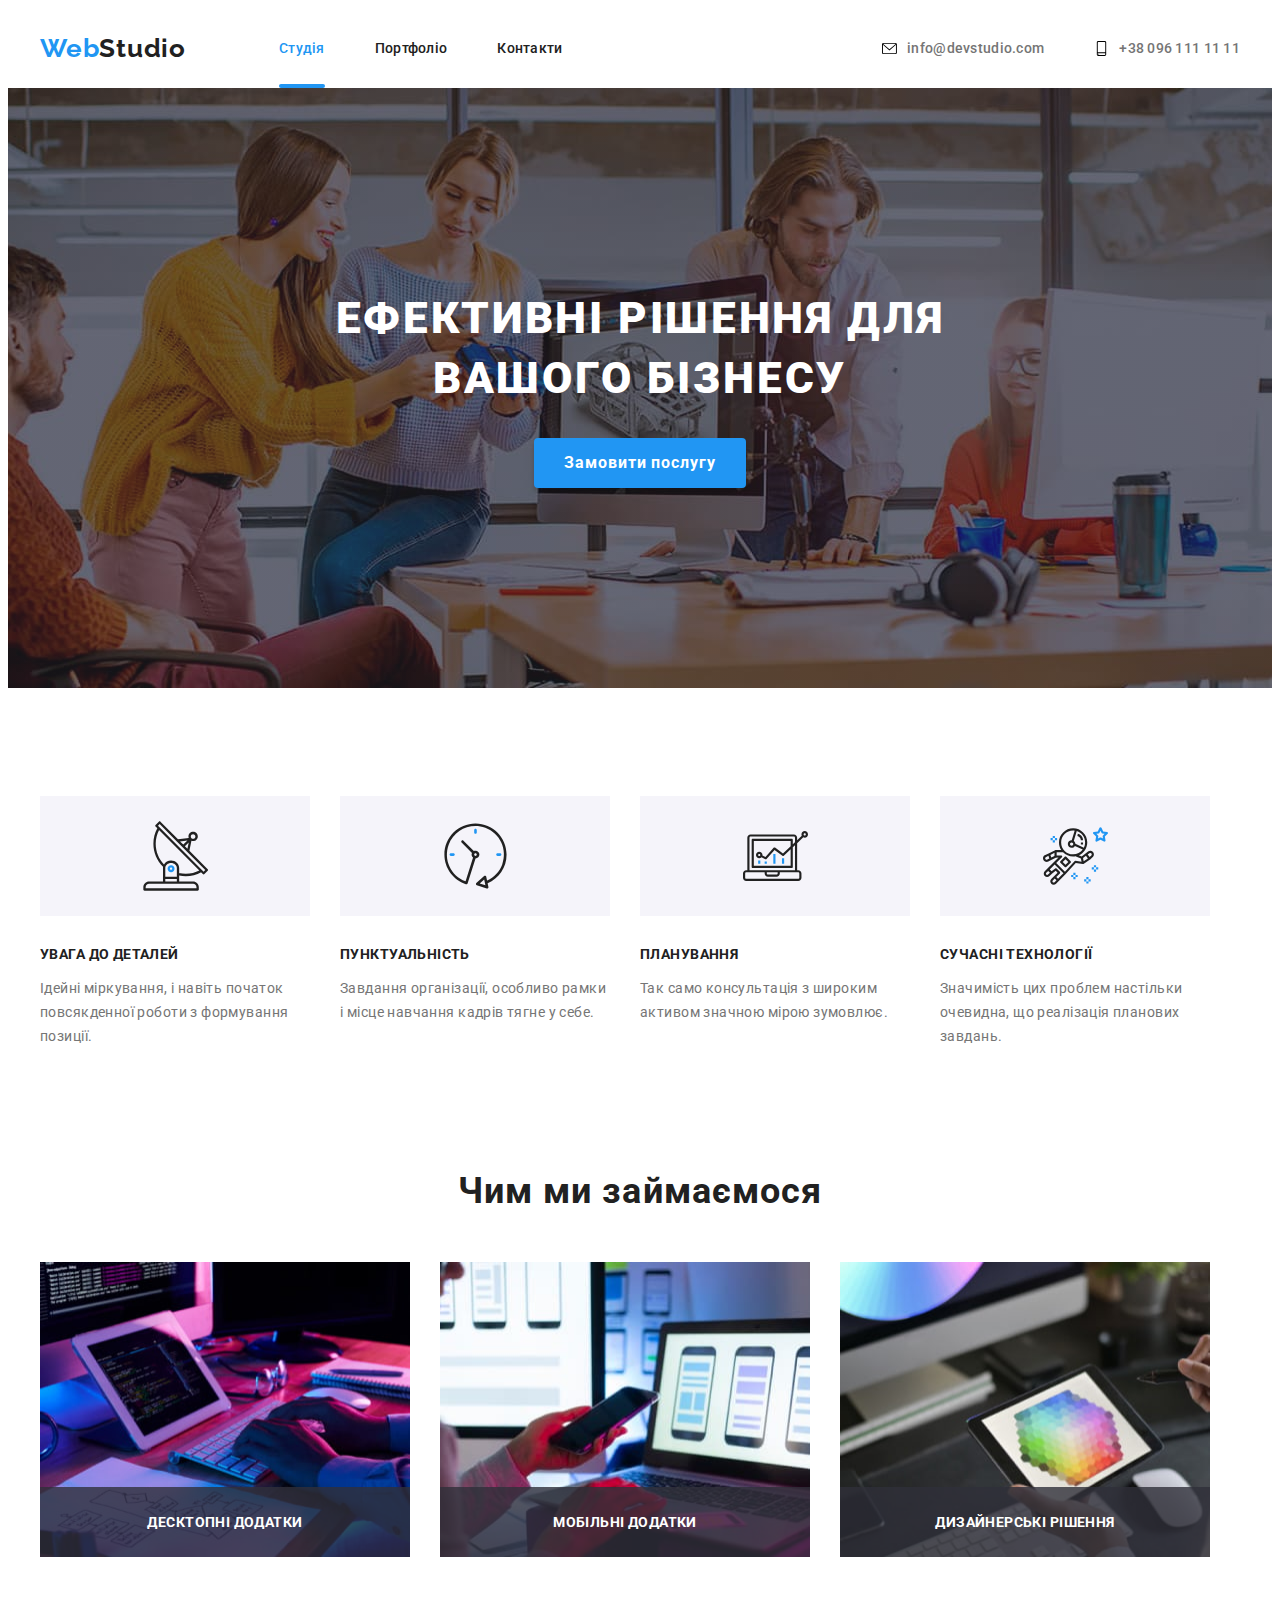
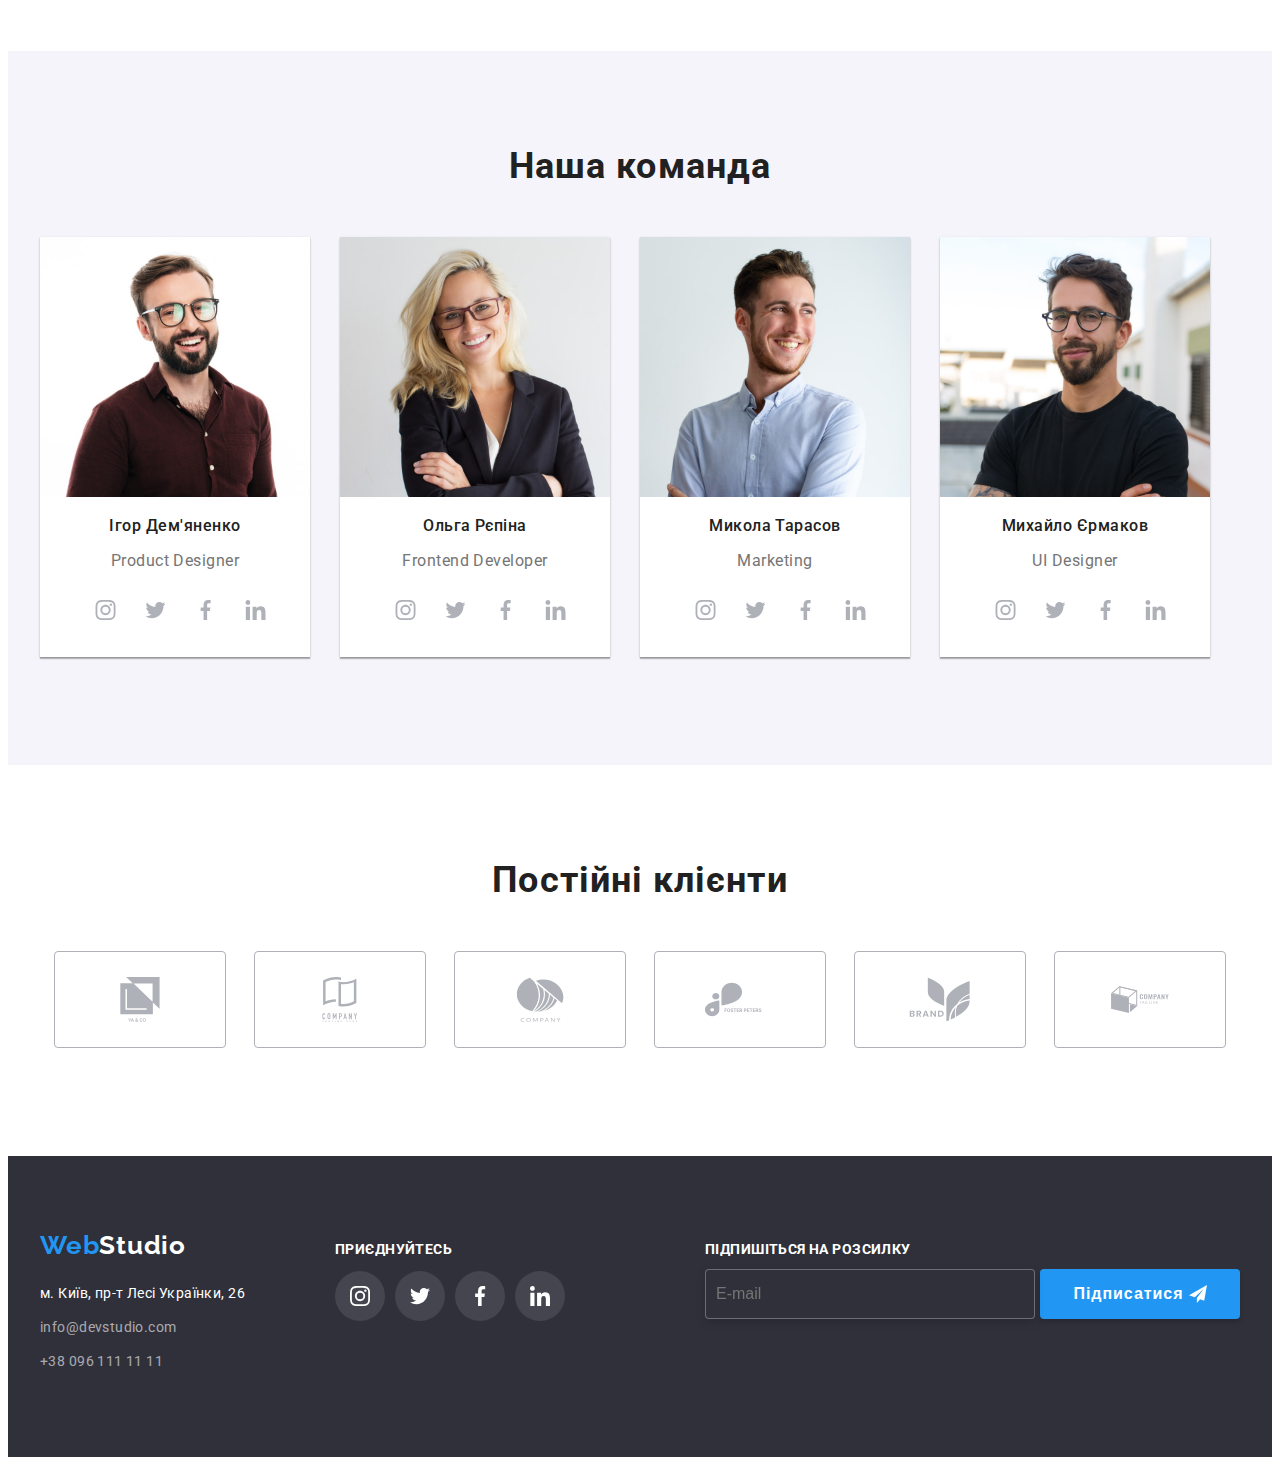
<file: index.html>
<!DOCTYPE html>
<html lang="uk">
<head>
    <meta charset="UTF-8">
    <meta http-equiv="X-UA-Compatible" content="IE=edge">
    <meta name="viewport" content="width=device-width, initial-scale=1.0">   
    <link rel="stylesheet" href="https://cdnjs.cloudflare.com/ajax/libs/modern-normalize/1.1.0/modern-normalize.min.css" integrity="sha512-wpPYUAdjBVSE4KJnH1VR1HeZfpl1ub8YT/NKx4PuQ5NmX2tKuGu6U/JRp5y+Y8XG2tV+wKQpNHVUX03MfMFn9Q==" crossorigin="anonymous" referrerpolicy="no-referrer" />    
    <link rel="stylesheet" href="./style/index.css">
    <link rel="stylesheet" href="./sass/main.scss">
    <link rel="preconnect" href="https://fonts.googleapis.com">
    <link rel="preconnect" href="https://fonts.gstatic.com" crossorigin>
    <link href="https://fonts.googleapis.com/css2?family=Raleway:wght@700&family=Roboto:wght@400;500;700;900&display=swap" rel="stylesheet">    
    <title>Studio</title>
</head>
<body>
    <header class="header">        
        <div class="container">
            <nav class="header-nav">
                <div class="nav-container">    
                <a lang="en" class="header-web" href="./index.html"><span class="header-web-1">Web</span>Studio</a>
                <ul class="header-nav-menu">                    
                    <li class="header-item"><a class="header-link current-page" href="./index.html">Студія</a></li>   
                    <li class="header-item"><a class="header-link" href="./portfolio.html" target="_blank">Портфоліо</a></li>  
                    <li class="header-item"><a class="header-link" href="">Контакти</a></li>
                </ul>
               </div>            
                <ul class="header-nav-contact">
                    <li class="header-item"><a class="header-contact-link" href="mailto:info@devstudio.com"><svg width="15" height="15" class="post-picture"><use href="./image/symbol-defs.svg#icon-post"></use></svg>info@devstudio.com</a></li> 
                    <li class="header-item"><a class="header-contact-link" href="tel:+380961111111"><svg width="15" height="15" class="post-picture"><use href="./image/symbol-defs.svg#icon-smartphone"></use></svg>+38 096 111 11 11</a></li>
                </ul>
           </nav>
        </div>  
    </header>
    <main>
        <section class="main-section-hero">            
                <h1 class="hero-title">eфективні рішення для вашого бізнесу</h1>
                <button type="button" class="main_btn" data-modal-open>Замовити послугу</button>                     
        </section>      
        <section class="main-section-benefits">
            <div class="container">
                <h2 class="visually-hidden">about galery</h2>
                <ul class="main-benefits">
                    <li class="main-item">
                        <a class="benefits-link"><svg width="65" height="70" class="antena"><use href="./image/symbol-defs.svg#icon-antenik"></use></svg></a>
                       <h3 class="benefits-title">увага до деталей</h3> 
                        <p class="benefits-text">Ідейні міркування, і навіть початок повсякденної роботи з формування позиції.</p>                        
                    </li>
                    <li class="main-item">
                        <a class="benefits-link"><svg width="65" height="70" class="antena"><use href="./image/symbol-defs.svg#icon-clockin"></use></svg></a>
                        <h3 class="benefits-title">пунктуальність</h3> 
                         <p class="benefits-text">Завдання організації, особливо рамки і місце навчання кадрів тягне у себе.</p>
                     </li>
                     <li class="main-item">
                        <a class="benefits-link"><svg width="65" height="70" class="antena"><use href="./image/symbol-defs.svg#icon-diagramic"></use></svg></a>
                        <h3 class="benefits-title">планування</h3> 
                         <p class="benefits-text">Так само консультація з широким активом значною мірою зумовлює.</p>
                     </li>
                     <li class="main-item">
                        <a class="benefits-link"><svg width="65" height="70" class="antena"><use href="./image/symbol-defs.svg#icon-astronautic"></use></svg></a>
                        <h3 class="benefits-title">сучасні технології</h3> 
                         <p class="benefits-text">Значимість цих проблем настільки очевидна, що реалізація планових завдань.</p>
                     </li>
                </ul> 
            </div>
        </section>
        <section class="main-section-about">
            <div class="container">                
                <h2 class="main-about-title">Чим ми займаємося</h2>
                <ul class="main-about-img">
                   <li class="main-about-item item-title-one"><img width="370" height="295" src="./image/computer.jpg" alt="computer"></li>
                   <li class="main-about-item item-title-two"><img width="370" height="295" src="./image/telephon.jpg" alt="telephon"></li>
                   <li class="main-about-item item-title-three"><img width="370" height="295" src="./image/tablet.jpg" alt="tablet"></li>
                </ul>
            </div>
        </section>
        <section class="main-section-team">
            <div class="container">
                <h2 class="team-title">Наша команда</h2>
                <ul class="main-team">
                  <li class="space">
                      <div class="team-box">
                          <img width="270" src="./image/ihor.jpg" alt="Ihor">                          
                          <h3 class="team-name">Ігор Дем'яненко</h3>
                          <p lang="en" class="team-position">Product Designer</p>
                          <div class="icon-box">
                            <ul class="team-icon-item">
                                <li class="team-icon_item">
                                    <a class="team-icon-link" href="#instagram">
                                        <svg width="20" height="20" class="icon-picture">
                                            <use  href="./image/symbol-defs.svg#icon-instagram"></use>
                                        </svg>
                                    </a>
                                </li>
                                <li class="team-icon_item">
                                    <a class="team-icon-link" href="">
                                    <svg width="20" height="20" class="icon-picture">
                                        <use href="./image/symbol-defs.svg#icon-twitter"></use>
                                    </svg>
                                    </a>
                                </li>
                                <li class="team-icon_item">
                                    <a class="team-icon-link" href="">
                                        <svg width="20" height="20" class="icon-picture">
                                            <use href="./image/symbol-defs.svg#icon-facebook"></use>
                                        </svg>
                                    </a>
                                </li>
                                <li class="team-icon_item">
                                    <a class="team-icon-link" href="">
                                        <svg width="20" height="20" class="icon-picture">
                                            <use href="./image/symbol-defs.svg#icon-linkedin"></use>
                                        </svg>
                                    </a>
                                </li>
                              </ul>
                          </div>                                                                              
                      </div>                    
                  </li>
                  <li class="space">
                      <div class="team-box">
                          <img width="270" src="./image/olha.jpg" alt="Olha">
                          <h3 class="team-name">Ольга Рєпіна</h3>
                          <p lang="en" class="team-position">Frontend Developer</p>
                          <div class="icon-box">
                            <ul class="team-icon-item">
                                <li class="team-icon_item">
                                    <a class="team-icon-link" href="#instagram">
                                        <svg width="20" height="20" class="icon-picture">
                                            <use  href="./image/symbol-defs.svg#icon-instagram"></use>
                                        </svg>
                                    </a>
                                </li>
                                <li class="team-icon_item">
                                    <a class="team-icon-link" href="">
                                    <svg width="20" height="20" class="icon-picture">
                                        <use href="./image/symbol-defs.svg#icon-twitter"></use>
                                    </svg>
                                    </a>
                                </li>
                                <li class="team-icon_item">
                                    <a class="team-icon-link" href="">
                                        <svg width="20" height="20" class="icon-picture">
                                            <use href="./image/symbol-defs.svg#icon-facebook"></use>
                                        </svg>
                                    </a>
                                </li>
                                <li class="team-icon_item">
                                    <a class="team-icon-link" href="">
                                        <svg width="20" height="20" class="icon-picture">
                                            <use href="./image/symbol-defs.svg#icon-linkedin"></use>
                                        </svg>
                                    </a>
                                </li>
                              </ul>
                          </div> 
                      </div>                    
                  </li>
                  <li class="space">
                      <div class="team-box">
                          <img width="270" src="./image/mykola.jpg" alt="Mykola">
                          <h3 class="team-name">Микола Тарасов</h3>
                          <p lang="en" class="team-position">Marketing</p>
                          <div class="icon-box">
                            <ul class="team-icon-item">
                                <li class="team-icon_item">
                                    <a class="team-icon-link" href="#instagram">
                                        <svg width="20" height="20" class="icon-picture">
                                            <use  href="./image/symbol-defs.svg#icon-instagram"></use>
                                        </svg>
                                    </a>
                                </li>
                                <li class="team-icon_item">
                                    <a class="team-icon-link" href="">
                                    <svg width="20" height="20" class="icon-picture">
                                        <use href="./image/symbol-defs.svg#icon-twitter"></use>
                                    </svg>
                                    </a>
                                </li>
                                <li class="team-icon_item">
                                    <a class="team-icon-link" href="">
                                        <svg width="20" height="20" class="icon-picture">
                                            <use href="./image/symbol-defs.svg#icon-facebook"></use>
                                        </svg>
                                    </a>
                                </li>
                                <li class="team-icon_item">
                                    <a class="team-icon-link" href="">
                                        <svg width="20" height="20" class="icon-picture">
                                            <use href="./image/symbol-defs.svg#icon-linkedin"></use>
                                        </svg>
                                    </a>
                                </li>
                              </ul>
                          </div> 
                      </div>                    
                  </li>
                  <li class="space">
                      <div class="team-box">
                          <img width="270" src="./image/myhalo.jpg" alt="Myhalo">
                          <h3 class="team-name">Михайло Єрмаков</h3>
                          <p lang="en" class="team-position">UI Designer</p>
                          <div class="icon-box">
                            <ul class="team-icon-item">
                                <li class="team-icon_item">
                                    <a class="team-icon-link" href="#instagram">
                                        <svg width="20" height="20" class="icon-picture">
                                            <use  href="./image/symbol-defs.svg#icon-instagram"></use>
                                        </svg>
                                    </a>
                                </li>
                                <li class="team-icon_item">
                                    <a class="team-icon-link" href="">
                                    <svg width="20" height="20" class="icon-picture">
                                        <use href="./image/symbol-defs.svg#icon-twitter"></use>
                                    </svg>
                                    </a>
                                </li>
                                <li class="team-icon_item">
                                    <a class="team-icon-link" href="">
                                        <svg width="20" height="20" class="icon-picture">
                                            <use href="./image/symbol-defs.svg#icon-facebook"></use>
                                        </svg>
                                    </a>
                                </li>
                                <li class="team-icon_item">
                                    <a class="team-icon-link" href="">
                                        <svg width="20" height="20" class="icon-picture">
                                            <use href="./image/symbol-defs.svg#icon-linkedin"></use>
                                        </svg>
                                    </a>
                                </li>
                              </ul>
                          </div> 
                      </div>                    
                  </li>
                </ul>                
            </div>              
        </section>
        <section class="section-main-clients">
            <div class="container">
                <h2 class="clients-title">Постійні клієнти</h2>
                <ul class="clients-icon-box">
                    <li class="clients-item"><a class="clients-icon-link" href=""><svg width="70" height="45" class="clients-icon-picture"><use href="./image/symbol-defs.svg#icon-ya-and-co"></use></svg></a></li>
                    <li class="clients-item"><a class="clients-icon-link" href=""><svg width="70" height="45" class="clients-icon-picture"><use href="./image/symbol-defs.svg#icon-company-window"></use></svg></a></li>
                    <li class="clients-item"><a class="clients-icon-link" href=""><svg width="70" height="45" class="clients-icon-picture"><use href="./image/symbol-defs.svg#icon-company-list"></use></svg></a></li>
                    <li class="clients-item"><a class="clients-icon-link" href=""><svg width="70" height="45" class="clients-icon-picture"><use href="./image/symbol-defs.svg#icon-foster-peters"></use></svg></a></li>
                    <li class="clients-item"><a class="clients-icon-link" href=""><svg width="70" height="45" class="clients-icon-picture"><use href="./image/symbol-defs.svg#icon-brand"></use></svg></a></li>
                    <li class="clients-item"><a class="clients-icon-link" href=""><svg width="70" height="45" class="clients-icon-picture"><use href="./image/symbol-defs.svg#icon-company"></use></svg></a></li>
                </ul>
            </div>
        </section>
    </main>
    <footer class="footer">
        <div class="container">                 
                <address class="footer-address">
                    <ul class="footer-contact">
                        <li class="footer-item-web"><a lang="en" class="footer-web" href="./index.html">Web<span class="footer-studio">Studio</span></a></li>
                        <li class="footer-item"><a class="footer-map" href="https://goo.gl/maps/jwEgqPU8U9fwKJXE7" target="_blank" >м. Київ, пр-т Лесі Українки, 26</a></li>
                        <li class="footer-item"><a class="footer-link" href="mailto:info@devstudio.com">info@devstudio.com</a></li>
                        <li class="footer-item"><a class="footer-link" href="tel:+380961111111">+38 096 111 11 11</a></li>
                    </ul>
                    <div class="footer-icon">
                        <h2 class="footer-title">приєднуйтесь</h2>
                        <ul class="footer-icon-box">
                            <li class="footer-icon-item"><a class="footer-icon-link" href="#instagram"><svg width="20" height="20" class="footer-icon-picture"><use href="./image/symbol-defs.svg#icon-instagram"></use></svg></a></li>
                            <li class="footer-icon-item"><a class="footer-icon-link" href="#twitter"><svg width="20" height="20" class="footer-icon-picture"><use href="./image/symbol-defs.svg#icon-twitter"></use></svg></a></li>
                            <li class="footer-icon-item"><a class="footer-icon-link" href="#facebook"><svg width="20" height="20" class="footer-icon-picture"><use href="./image/symbol-defs.svg#icon-facebook"></use></svg></a></li>
                            <li class="footer-icon-item"><a class="footer-icon-link" href="#linkedin"><svg width="20" height="20" class="footer-icon-picture"><use href="./image/symbol-defs.svg#icon-linkedin"></use></svg></a></li>
                        </ul>
                    </div>   
                    <div class="footer-telegram">
                        <h2 class="telegram-title">підпишіться на розсилку</h2>
                        <div class="telegram-flex">
                            <input 
                            class="telegram-input" 
                            type="email"
                            name="user-email"                            
                            placeholder="E-mail">                        
                            <button class="telegram-btn" type="submit">Підписатися
                                <svg class="telegram-icon" width="18" height="18">
                                    <use href="./image/symbol-defs.svg#icon-telegramsend"></use>
                                </svg>
                            </button>
                        </div>                       
                    </div>
                </address>           
        </div>        
    </footer>
    <div class="backdrop is-hidden" data-modal>
        <div class="modal">                        
            <button type="button" class="button-close" data-modal-close><svg width="11" height="11" class="modal-close"><use href="./image/symbol-defs.svg#icon-vector-close"></use></svg></button>
            <p class="modal-title">Залиште свої дані, ми вам передзвонимо</p>
            <form class="modal-form">
                <label class="modal-label" for="name">Ім'я</label>
                  <span class="input-wrap">
                        <input class="modal-input" 
                        type="text"
                        name="user"                        
                        required
                        minlength="1"
                        id="name">                        
                        <svg class="modal-icon" width="18" height="18">
                            <use href="./image/symbol-defs.svg#icon-person-black"></use>
                        </svg>
                    </span>
                <label class="modal-label" for="user-tel">Телефон</label>
                    <span class="input-wrap">
                        <input class="modal-input" 
                        type="tel"
                        name="user"                        
                        required
                        id="user-tel">
                        <svg class="modal-icon" width="18" height="18">
                            <use href="./image/symbol-defs.svg#icon-phone-black"></use>
                        </svg>
                    </span>
                <label class="modal-label" for="email">Пошта</label>
                    <span class="input-wrap">
                        <input class="modal-input" 
                        type="email"
                        name="user"                        
                        required
                        id="email">
                        <svg class="modal-icon" width="18" height="18">
                            <use href="./image/symbol-defs.svg#icon-email-black"></use>
                        </svg>
                    </span>
                     <label class="modal-label" for="user-coment">Коментар</label>
                       <textarea 
                         class="modal-text"
                         name="user-coment" 
                         id="user-coment" 
                         placeholder="Введіть текст"
                       ></textarea>                    
                    <div class="modal-field">
                        <input
                          type="checkbox"
                          name="privacy"
                          id="privacy"
                          class="input-check visually-hidden"
                        />
                        <label for="privacy" class="check-text">
                          <span>
                            <svg class="check-icon" width="20" height="20">
                              <use href="./image/symbol-defs.svg#icon-galka"></use>
                            </svg>
                          </span>
                          <div class="check-text-link">Погоджуюся з розсилкою та приймаю <a class="check-link" href="">Умови договору</a></label></div>
                    </div>    
                <button class="modal-button-send" type="submit">Відправити</button>
            </form>
        </div>
    </div>
    <script src="./js/modal.js"></script>
</body>
</html>
</file>
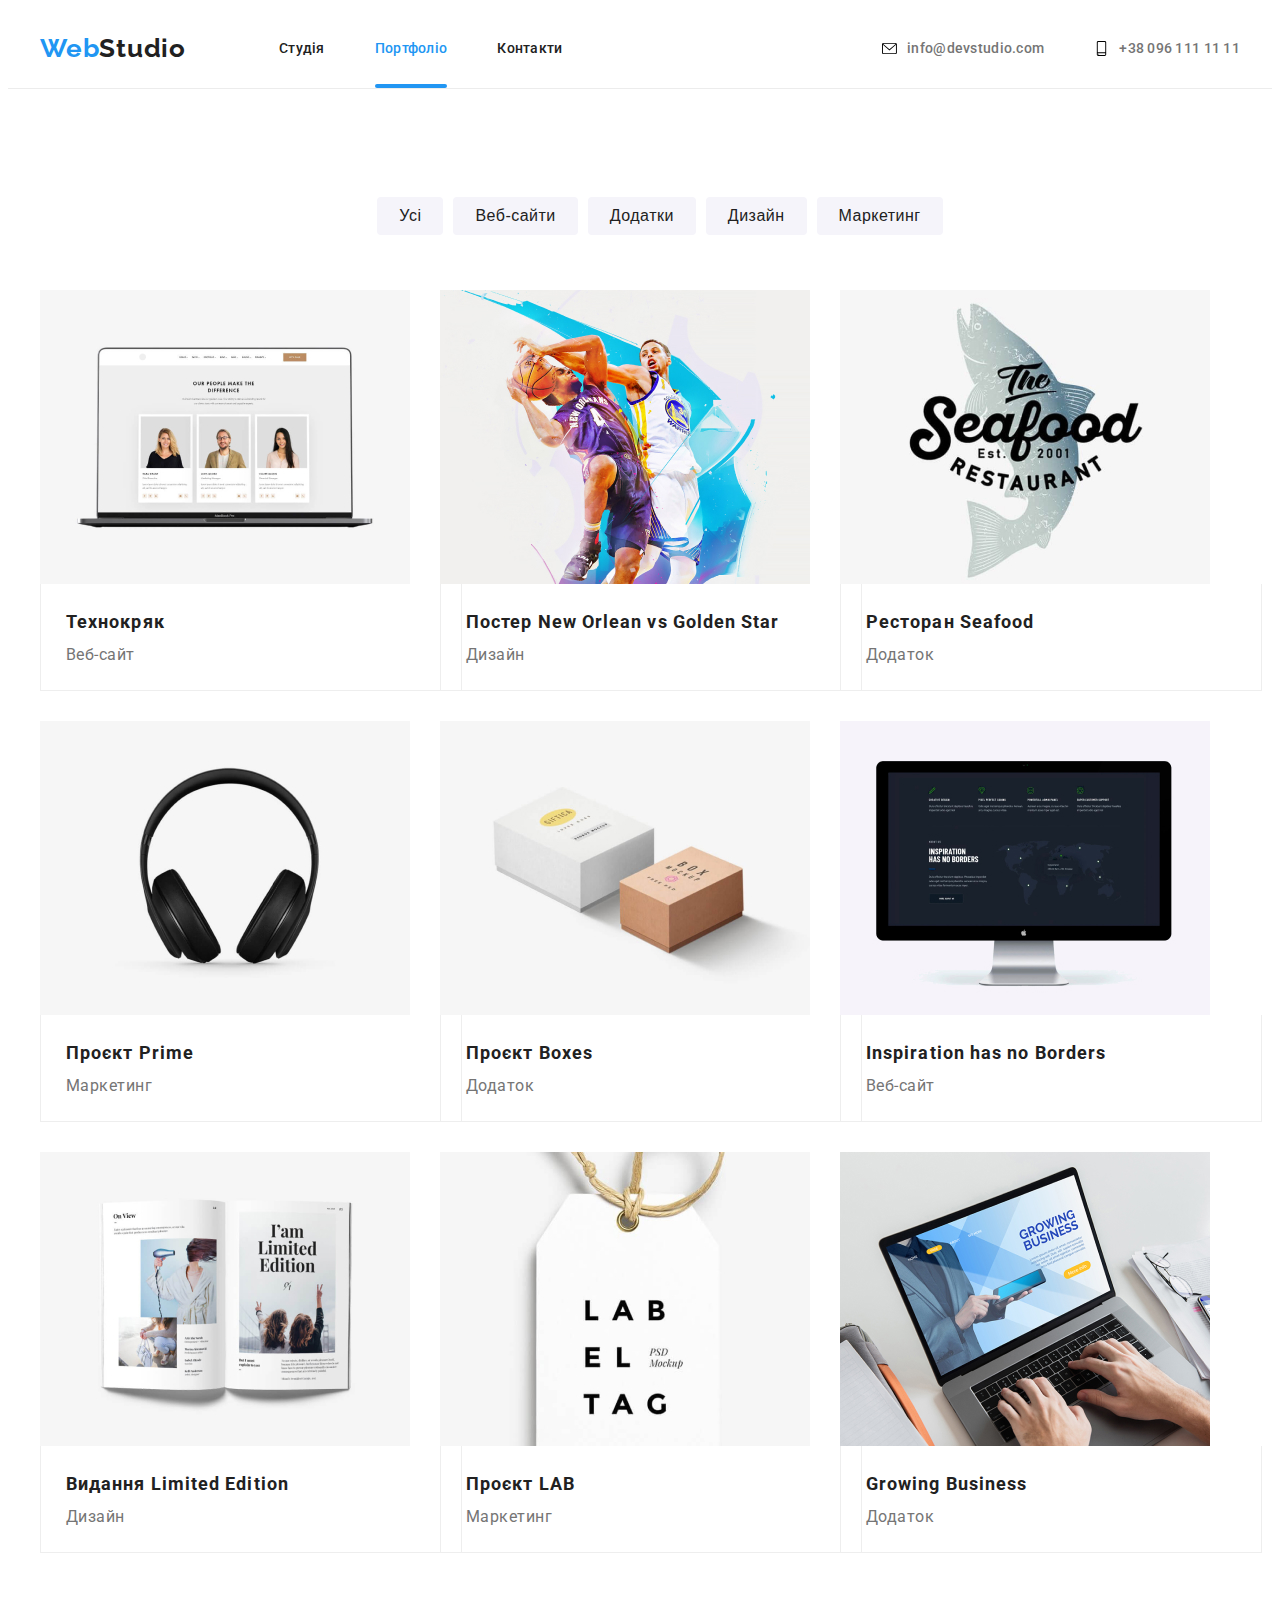
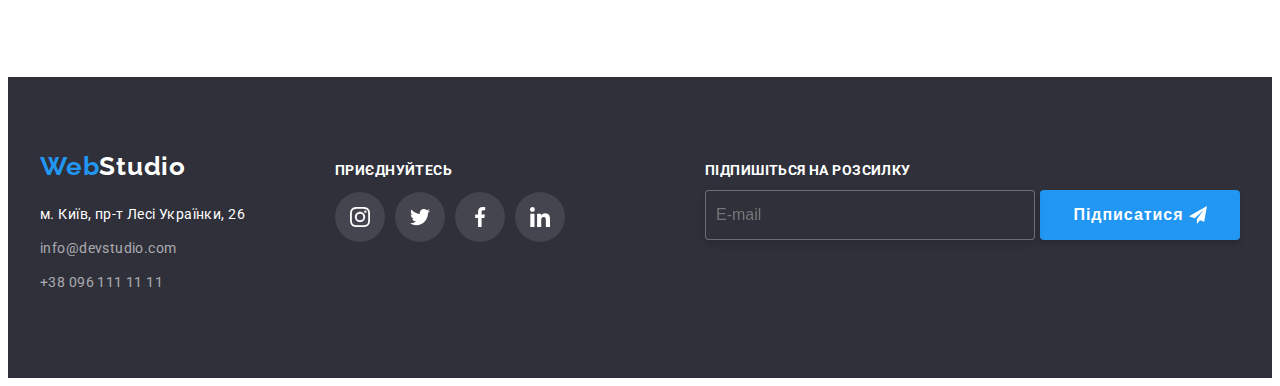
<file: portfolio.html>
<!DOCTYPE html>
<html lang="uk">
<head>
    <meta charset="UTF-8">
    <meta http-equiv="X-UA-Compatible" content="IE=edge">
    <meta name="viewport" content="width=device-width, initial-scale=1.0">
    <link rel="stylesheet" href="https://cdnjs.cloudflare.com/ajax/libs/modern-normalize/1.1.0/modern-normalize.min.css" integrity="sha512-wpPYUAdjBVSE4KJnH1VR1HeZfpl1ub8YT/NKx4PuQ5NmX2tKuGu6U/JRp5y+Y8XG2tV+wKQpNHVUX03MfMFn9Q==" crossorigin="anonymous" referrerpolicy="no-referrer" />
    <link rel="stylesheet" href="./style/index.css">
    <link rel="preconnect" href="https://fonts.googleapis.com">
    <link rel="preconnect" href="https://fonts.gstatic.com" crossorigin>
    <link href="https://fonts.googleapis.com/css2?family=Raleway:wght@700&family=Roboto:wght@400;500;700;900&display=swap" rel="stylesheet">
    <title>Portfolio</title>
</head>
<body>
    <header class="header portfolio-header">        
        <div class="container">
            <nav class="header-nav">
                <div class="nav-container">    
                <a lang="en" class="header-web" href="./index.html"><span class="header-web-1">Web</span>Studio</a>
                <ul class="header-nav-menu">                    
                    <li class="header-item"><a class="header-link" href="./index.html">Студія</a></li>   
                    <li class="header-item"><a class="header-link current-page" href="./portfolio.html" target="_blank">Портфоліо</a></li>  
                    <li class="header-item"><a class="header-link" href="">Контакти</a></li>
                </ul>
               </div>            
                <ul class="header-nav-contact">
                    <li class="header-item"><a class="header-contact-link" href="mailto:info@devstudio.com"><svg width="15" height="15" class="post-picture"><use href="./image/symbol-defs.svg#icon-post"></use></svg>info@devstudio.com</a></li> 
                    <li class="header-item"><a class="header-contact-link" href="tel:+380961111111"><svg width="15" height="15" class="post-picture"><use href="./image/symbol-defs.svg#icon-smartphone"></use></svg>+38 096 111 11 11</a></li>
                </ul>
           </nav>
        </div>  
    </header>
    <main class="portfolio-main">
        <section class="portfolio-section-links section">
            <div class="container">
                <h1 class="visually-hidden">galery</h1>
                <ul class="portfolio-links">
                    <li class="portfolio-links-item"><button type="button" class="portfolio-btn">Усі</button></li>
                    <li class="portfolio-links-item"><button type="button" class="portfolio-btn">Веб-сайти</button></li>
                    <li class="portfolio-links-item"><button type="button" class="portfolio-btn">Додатки</button></li>
                    <li class="portfolio-links-item"><button type="button" class="portfolio-btn">Дизайн</button></li>
                    <li class="portfolio-links-item"><button type="button" class="portfolio-btn">Маркетинг</button></li>
                </ul>                            
                <ul class="portfolio-photo-group">
                        <li class="portfolio-photo-link-item">                                                       
                            <a class="portfolio-box">
                                <div class="portfolio-wrap">
                                    <a class="window-link-text">Ресурс пропонує комплексні пропозиції з 
                                        різним рівнем функціоналу та сервісів. 
                                        Все це дозволить відвідувачу отримати 
                                        вичерпні відомості про компанію чи приватну особу.
                                    </a> 
                                    <img class="portfolio-img" src="./image/imgportfolio-comp.jpg" alt="comp">
                                </div>
                              <div class="portfolio-box-content">
                              <h2 class="portfolio-photo-title">Технокряк</h2>
                              <p class="portfolio-photo-item">Веб-сайт</p>
                            </div>
                           </a>
                       </li>
                        <li class="portfolio-photo-link-item">
                            <a class="portfolio-box">
                                <div class="portfolio-wrap">
                                    <a class="window-link-text">Ресурс пропонує комплексні пропозиції з 
                                        різним рівнем функціоналу та сервісів. 
                                        Все це дозволить відвідувачу отримати 
                                        вичерпні відомості про компанію чи приватну особу.
                                    </a>
                                <img class="portfolio-img" src="./image/imgportfolio-basket.jpg" alt="basket">
                                </div>
                              <div class="portfolio-box-content">
                                <h2 class="portfolio-photo-title">Постер New Orlean vs Golden Star</h2>
                                <p class="portfolio-photo-item">Дизайн</p> 
                            </div>
                            </a>
                        </li>
                        <li class="portfolio-photo-link-item">
                            <a class="portfolio-box">
                                <div class="portfolio-wrap">
                                    <a class="window-link-text">Ресурс пропонує комплексні пропозиції з 
                                        різним рівнем функціоналу та сервісів. 
                                        Все це дозволить відвідувачу отримати 
                                        вичерпні відомості про компанію чи приватну особу.
                                    </a>
                                    <img class="portfolio-img" src="./image/imgporfolio-seafood.jpg" alt="seafood">
                                </div>                              
                              <div class="portfolio-box-content">
                              <h2 class="portfolio-photo-title">Ресторан Seafood</h2>
                              <p class="portfolio-photo-item">Додаток</p>
                            </div>
                            </a>
                        </li>
                </ul>               
                <ul class="portfolio-photo-group">
                        <li class="portfolio-photo-link-item">
                            <a class="portfolio-box">
                                <div class="portfolio-wrap">
                                    <a class="window-link-text">Ресурс пропонує комплексні пропозиції з 
                                        різним рівнем функціоналу та сервісів. 
                                        Все це дозволить відвідувачу отримати 
                                        вичерпні відомості про компанію чи приватну особу.
                                    </a>
                              <img class="portfolio-img" src="./image/imgportfolio-listen.jpg" alt="listen">
                                </div>  
                              <div class="portfolio-box-content">
                              <h2 class="portfolio-photo-title">Проєкт Prime</h2>
                              <p class="portfolio-photo-item">Маркетинг</p>
                            </div>
                           </a>
                       </li>
                        <li class="portfolio-photo-link-item">
                            <a class="portfolio-box">
                                <div class="portfolio-wrap">
                                    <a class="window-link-text">Ресурс пропонує комплексні пропозиції з 
                                        різним рівнем функціоналу та сервісів. 
                                        Все це дозволить відвідувачу отримати 
                                        вичерпні відомості про компанію чи приватну особу.
                                    </a>
                              <img class="portfolio-img" src="./image/imgportfolio-boxs.jpg" alt="boxs">
                                </div> 
                              <div class="portfolio-box-content">
                              <h2 class="portfolio-photo-title">Проєкт Boxes</h2>
                              <p class="portfolio-photo-item">Додаток</p>
                            </div>
                            </a>
                        </li>
                        <li class="portfolio-photo-link-item">
                            <a class="portfolio-box">
                                <div class="portfolio-wrap">
                                    <a class="window-link-text">Ресурс пропонує комплексні пропозиції з 
                                        різним рівнем функціоналу та сервісів. 
                                        Все це дозволить відвідувачу отримати 
                                        вичерпні відомості про компанію чи приватну особу.
                                    </a>
                              <img class="portfolio-img" src="./image/imgportfolio-monitor.jpg" alt="monitor">
                                </div> 
                              <div class="portfolio-box-content">
                                <h2 lang="en" class="portfolio-photo-title">Inspiration has no Borders</h2>
                                <p class="portfolio-photo-item">Веб-сайт</p>
                              </div>
                            </a>
                        </li>
                </ul>                
                <ul class="portfolio-photo-group">
                        <li class="portfolio-photo-link-item">
                            <a class="portfolio-box">
                                <div class="portfolio-wrap">
                                    <a class="window-link-text">Ресурс пропонує комплексні пропозиції з 
                                        різним рівнем функціоналу та сервісів. 
                                        Все це дозволить відвідувачу отримати 
                                        вичерпні відомості про компанію чи приватну особу.
                                    </a>
                              <img class="portfolio-img" src="./image/imgportfolio-journal.jpg" alt="journal">
                                </div> 
                              <div class="portfolio-box-content">
                              <h2 lang="en" class="portfolio-photo-title">Видання Limited Edition</h2>
                              <p class="portfolio-photo-item">Дизайн</p>
                            </div>
                           </a>
                       </li>
                        <li class="portfolio-photo-link-item">
                            <a class="portfolio-box">
                                <div class="portfolio-wrap">
                                    <a class="window-link-text">Ресурс пропонує комплексні пропозиції з 
                                        різним рівнем функціоналу та сервісів. 
                                        Все це дозволить відвідувачу отримати 
                                        вичерпні відомості про компанію чи приватну особу.
                                    </a>
                              <img class="portfolio-img" src="./image/imgportfolio-mark.jpg" alt="mark">
                                </div> 
                              <div class="portfolio-box-content">
                              <h2 class="portfolio-photo-title">Проєкт LAB</h2>
                              <p class="portfolio-photo-item">Маркетинг</p>
                            </div>
                            </a>
                        </li>
                        <li class="portfolio-photo-link-item">
                            <a class="portfolio-box">
                                <div class="portfolio-wrap">
                                    <a class="window-link-text">Ресурс пропонує комплексні пропозиції з 
                                        різним рівнем функціоналу та сервісів. 
                                        Все це дозволить відвідувачу отримати 
                                        вичерпні відомості про компанію чи приватну особу.
                                    </a>
                                <img class="portfolio-img" src="./image/imgportfolio-nout.jpg" alt="nout">
                                </div> 
                            <div class="portfolio-box-content">
                                <h2 lang="en" class="portfolio-photo-title">Growing Business</h2>
                                <p class="portfolio-photo-item">Додаток</p>
                            </div>                              
                         </a>
                    </li>
                </ul>           
          </div>
        </section>            
    </main>
    <footer class="footer">
        <div class="container">                 
                <address class="footer-address">
                    <ul class="footer-contact">
                        <li class="footer-item-web"><a lang="en" class="footer-web" href="./index.html">Web<span class="footer-studio">Studio</span></a></li>
                        <li class="footer-item"><a class="footer-map" href="https://goo.gl/maps/jwEgqPU8U9fwKJXE7" target="_blank" >м. Київ, пр-т Лесі Українки, 26</a></li>
                        <li class="footer-item"><a class="footer-link" href="mailto:info@devstudio.com">info@devstudio.com</a></li>
                        <li class="footer-item"><a class="footer-link" href="tel:+380961111111">+38 096 111 11 11</a></li>
                    </ul>
                    <div class="footer-icon">
                        <h2 class="footer-title">приєднуйтесь</h2>
                        <ul class="footer-icon-box">
                            <li class="footer-icon-item"><a class="footer-icon-link" href="#instagram"><svg width="20" height="20" class="footer-icon-picture"><use href="./image/symbol-defs.svg#icon-instagram"></use></svg></a></li>
                            <li class="footer-icon-item"><a class="footer-icon-link" href="#twitter"><svg width="20" height="20" class="footer-icon-picture"><use href="./image/symbol-defs.svg#icon-twitter"></use></svg></a></li>
                            <li class="footer-icon-item"><a class="footer-icon-link" href="#facebook"><svg width="20" height="20" class="footer-icon-picture"><use href="./image/symbol-defs.svg#icon-facebook"></use></svg></a></li>
                            <li class="footer-icon-item"><a class="footer-icon-link" href="#linkedin"><svg width="20" height="20" class="footer-icon-picture"><use href="./image/symbol-defs.svg#icon-linkedin"></use></svg></a></li>
                        </ul>
                    </div>
                    <div class="footer-telegram">
                        <h2 class="telegram-title">Підпишіться на розсилку</h2>
                        <div class="telegram-flex">
                            <input 
                            class="telegram-input" 
                            type="email"
                            name="user-email"
                            id="user-email"
                            placeholder="E-mail">                        
                            <button class="telegram-btn" type="submit">Підписатися
                                <svg class="telegram-icon" width="18" height="18">
                                    <use href="./image/symbol-defs.svg#icon-telegramsend"></use>
                                </svg>
                            </button>
                        </div>                       
                    </div>                    
                </address>           
        </div>        
    </footer>    
</body>
</html>
</file>
<file: style/index.css>
body{   
background-color: #FFFFFF;
font-family: 'Roboto', sans-serif;
font-size: 14px;
color: #212121;
}

section{
    padding: 94px 0;
}

:root{
    --link-color: #2196F3;
    --white-color: #FFFFFF;
    --gray-color: #F5F4FA;
    --black-color: #212121;
    --googray-color: #757575;
}

/*----------------------------header---------------------------- */

.container{
    width: 1200px;
    padding-left: 15px;
    padding-right: 15px;
    margin: 0 auto;    
    }

    .header-nav{
        display: flex; 
        align-items: center;   
        justify-content: space-between;
    }

    .header-nav-menu{
        list-style: none;  
        display: flex;
        gap: 50px;  
        margin: 0;   
        padding: 0; 
    }

    .header-nav-contact{
        list-style: none;
        margin-left: auto;
        display: flex;
        gap: 50px;        
    }   

        
    .post-picture{
        margin-right: 10px; 
        transition: color 250ms cubic-bezier(0.4, 0, 0.2, 1);
    }

    .header-link{
        text-decoration: none;
        color: var(--black-color);
        font-style: normal;
        font-weight: 500;
        font-size: 14px;
        line-height: calc(16 / 14);
        letter-spacing: 0.02em; 
        transition: color 250ms cubic-bezier(0.4, 0, 0.2, 1);
        position: relative;
        padding: 32px 0;
        display: flex;
        align-items: center;        
    }
 
    .header-link:hover,
    .header-link:focus{
        color: var(--link-color);        
    }    

    .current-page{
        color: #2196F3; 
    }

    .current-page::after{
        content: "";
        width: 100%;
        height: 4px;
        background-color: #2196F3;
        border-radius: 2px;
        position: absolute;
        bottom: 0;
        left: 0;
    }    

    .head-line{
        width: 48px;
    }
         
    .header-contact-link{
        display: flex;
        align-items: center;
        text-decoration: none;
        color: var(--googray-color);
        font-style: normal;
        font-weight: 500;
        font-size: 14px;
        line-height: calc(16 / 14);
        letter-spacing: 0.02em;  
        transition: color 250ms cubic-bezier(0.4, 0, 0.2, 1);                
    }   

    .header-contact-link:hover {
    color: var(--link-color);
    fill: var(--link-color);
    }

    .nav-container{
        display: flex;
        align-items: center;
        gap: 93px;
    }

    .header-web{
        text-decoration: none;
        color: var(--black-color);
        font-family: 'Raleway';
        font-style: normal;
        font-weight: 700;
        font-size: 26px;
        line-height: calc(31 / 26);
        letter-spacing: 0.03em;    
     }

    .header-web-1{
        color: var(--link-color);
    }

/*------------------ main-------------------------- */


/* ----hero----- */

.main-section-hero{   
    background-image: linear-gradient( rgba(47, 48, 58, 0.4), rgba(47, 48, 58, 0.4)), url(../image/imgbackground.jpg);            
    background-repeat: no-repeat;
    background-position: center;
    background-size: auto;
    padding: 200px 0;    
    max-width: 1600px;
    margin-right: auto;
    margin-left: auto;    
}

.hero-title{
font-style: normal;
font-weight: 900;
font-size: 44px;
line-height: calc(60 / 44);
text-align: center;
letter-spacing: 0.06em;
text-transform: uppercase;
max-width: 695px;
color: var(--white-color);
margin: 0 auto;
margin-bottom: 30px;
}


.main_btn{
background-color: var(--link-color);
box-shadow: 0px 4px 4px rgba(0, 0, 0, 0.15);
border-radius: 4px;
border: none;
padding: 10px 30px;
font-family: inherit;
font-style: normal;
font-weight: 700;
font-size: 16px;
line-height: calc(30 / 16);
letter-spacing: 0.06em;
color: var(--white-color);
display: block;
margin: 0 auto;
cursor: pointer;
}

.backdrop{
    position: fixed;
    top: 0;    
    width: 100%;
    height: 100%;
    background-color: rgba(0, 0, 0, 0.2);
    transition: opacity 250ms linear, visibility 250ms linear;
}

.is-hidden{
    visibility: hidden;
    opacity: 0;
    pointer-events: none; 
    
}

.backdrop.is-hidden .modal{
    transform: translate(-50%, -50%) scaleY(0) rotate(-180deg);
}

.modal{
    position: absolute;
    top: 50%;
    left: 50%;
    transform: translate(-50%, -50%);
    transition: transform 200ms linear, border-radius 200ms linear;
    min-height: 580px;
    width: 530px;
    padding: 40px;
    background-color: #FFFFFF; 
    border-radius: 5px;   
    box-shadow: 0px 1px 3px rgba(0, 0, 0, 0.12), 0px 1px 1px rgba(0, 0, 0, 0.14), 0px 2px 1px rgba(0, 0, 0, 0.2);
}

.button-close{
    position: absolute;
    top: 10px;
    right: 10px;
    background-color: #FFFFFF;
    border: 1px solid rgba(0, 0, 0, 0.1);
    border-radius: 50%;    
    cursor: pointer;  
    display: flex;  
    padding: 5px;
    transition: border 1000ms cubic-bezier(0.4, 0, 0.2, 1);
}

.button-close:hover{
    fill: rgba(33, 150, 243, 1);
    border-color: rgba(33, 150, 243, 1);    
}

.modal-title{    
    font-weight: 700;
    font-size: 20px;
    line-height: calc(23 / 20);
    text-align: center;
    letter-spacing: 0.03em;
    color: #212121; 
}

.modal-label {
    font-weight: 400;
    font-size: 12px;
    line-height: calc(14 / 12);
    letter-spacing: 0.01em;
    color: #757575;
    display: block;
    margin-bottom: 5px;    
}

  .input-wrap {
    position: relative;
  }

  .modal-input {  
    width: 100%;
    height: 45px;
    border: 1px solid #999999;
    border-radius: 3px;
    font-size: 14px;
    padding-left: 30px;
    outline: transparent;
    margin-bottom: 10px;
  }

  .modal-icon {
    position: absolute;
    left: 8px;
    top: 50%;
    transform: translateY(-50%);
    transition: transform 250ms linear;
  }

  .modal-input:focus + .modal-icon {
    fill: var(--link-color);   
  }

  .modal-input:focus{
    border-color: #2196F3;
  }

  .modal-input::placeholder,
  .modal-text::placeholder {
  font-size: 12px;  
}

  .modal-text {
    width: 100%;
    height: 100px;
    border: 1px solid #999999;
    border-radius: 3px;
    padding: 10px;
    resize: none;
    outline: transparent;
    margin-bottom: 20px;
  }

  .check-text-link{
    margin: -15px 40px 30px;
  }

     .check-text span {
    width: 20px;
    height: 20px;
    border: 2px solid #303030;
    border-radius: 3px;
    margin-right: 5px;
    display: flex;
    justify-content: center;
    align-items: center;
    fill: transparent;
    margin-left: 10px;
  }
  
  .input-check:checked + .check-text span {
    background-color: var(--link-color);
    border: none;
    fill: #ffffff;
  }
  
  .input-check:focus + .check-text span {
    border-color: var(--link-color);
  }  

  .check-link{
    color: #2196F3;
  }
      
  .modal-button-send{
    width: 200px;
    height: 50px;
    background-color: #2196F3;
    box-shadow: 0px 4px 4px rgba(0, 0, 0, 0.15);
    border-radius: 4px;
    border: none;
    font-weight: 700;
    font-size: 16px;
    line-height: calc(30 / 16);
    letter-spacing: 0.06em;
    color: #FFFFFF;
    display: block;
    margin: 0 auto;
    cursor: pointer;
  }
  

/*-------------- benefits-------------------*/

.main-benefits{
    list-style: none;
    display: flex;
    gap: 30px;
    padding: 0;
}

.benefits-title{
    font-style: normal;
    font-weight: 700;
    font-size: 14px;
    line-height: calc(16 / 14);
    letter-spacing: 0.03em;
    text-transform: uppercase;    
    color: var(--black-color);    
}

.benefits-text{
    font-style: normal;
    font-weight: 400;
    font-size: 14px;
    line-height: calc(24 / 14);
    letter-spacing: 0.03em;
    color: var(--googray-color);
    max-width: 270px;
}

.main-section-benefits{
    padding-bottom: 0;
}

.benefits-link{
    display: flex;
    background-color: var(--gray-color);
    justify-content: center;
    align-items: center;
    padding: 25px 100px;
    margin-bottom: 30px;
}


/*------------------about-------------------------*/


.main-about-title{
font-size: 36px;
line-height: calc(42 / 36);
text-align: center;
letter-spacing: 0.03em;
color: var(--black-color);
margin: 0 auto;
padding-bottom: 50px;
}

.main-about-img{
    margin: 0 auto;
    list-style: none;
    display: flex;  
    gap: 30px;
    padding: 0;     
}

.main-about-item{
    position: relative;
    cursor: pointer;
    overflow: hidden;
    font-weight: 700;
    font-size: 14px;
    line-height: calc(16 / 14);
    letter-spacing: 0.03em;
    text-transform: uppercase;
    color: #FFFFFF;
    height: 295px;
}

.item-title-one::before{
    content: "Десктопні додатки";
    position: absolute;
    bottom: 0;
    left: 0;
    display: flex;
    justify-content: center;
    align-items: center;
    height: 70px;
    width: 100%;
    background-color: rgba(47, 48, 58, 0.8);    
}

.item-title-two::before{
    content: "Мобільні додатки";
    position: absolute;
    bottom: 0;
    left: 0;
    display: flex;
    justify-content: center;
    align-items: center;
    height: 70px;
    width: 100%;
    background-color: rgba(47, 48, 58, 0.8);    
}

.item-title-three::before{
    content: "Дизайнерські рішення";
    position: absolute;
    bottom: 0;
    left: 0;
    display: flex;
    justify-content: center;
    align-items: center;
    height: 70px;
    width: 100%;
    background-color: rgba(47, 48, 58, 0.8);    
}


/*---------------------- team -----------------------*/


.main-section-team{
    background-color: var(--gray-color);    
}

.team-title{
font-size: 36px;
line-height: calc(42 / 36);
text-align: center;
letter-spacing: 0.03em;
color: var(--black-color);
margin: 0 auto;
}

.main-team{
    list-style: none;
    display: flex;
    gap: 30px;
    margin-top: 50px;
    padding: 0;
}

.team-box{
    background-color: var(--white-color);
    width: 270px;
    height: 420px;
    text-align: center;
    justify-content: center; 
    box-shadow: 0px 1px 3px rgba(0, 0, 0, 0.12), 0px 1px 1px rgba(0, 0, 0, 0.14), 0px 2px 1px rgba(0, 0, 0, 0.2);   
}

.team-name{
    font-style: normal;
    font-weight: 500;
    font-size: 16px;
    line-height: calc(19 / 16);
    letter-spacing: 0.03em;
    color: var(--black-color);
}

.team-position{
    font-style: normal;
    font-weight: 400;
    font-size: 16px;
    line-height: calc(19 / 16);
    letter-spacing: 0.03em;
    color: var(--googray-color);
    margin: 0 auto;    
}

.icon-box{
    width: 230px;
    height: 45px;
    margin-top: 15px;    
}

.team-icon-item{
list-style: none;
display: flex;
}

.team-icon_item{    
    margin: 0 auto;    
}

.team-icon-link{
    width: 50px;
    height: 50px;
    border-radius: 50%;
    display: flex;
    justify-content: center;
    align-items: center; 
    transition: color 250ms cubic-bezier(0.4, 0, 0.2, 1);   
}

.team-icon-link:hover,
.team-icon-link:focus{
    background-color: var(--link-color);
}

.icon-picture{
    fill: #afb1b8;
    align-items: baseline;   
    width: 50%;
    transition: fill 250ms cubic-bezier(0.4, 0, 0.2, 1);   
}

.team-icon-link:hover .icon-picture,
.team-icon-link:focus .icon-picture{
    fill: var(--white-color);        
}


/*--------------------- clients ----------------------*/

.clients-title{
font-weight: 700;
font-size: 36px;
line-height: calc(42 / 36);
text-align: center;
letter-spacing: 0.03em;
color: var(--black-color);
margin: 0 auto;
}

.clients-icon-box{
    list-style: none;
    display: flex;    
    margin-top: 50px;  
    padding: 0;    
}

.clients-item{
margin: 0 auto;
}

.clients-icon-link{
    display: flex;    
    justify-content: center;
    align-items: center;
    border: 1px solid rgba(175, 177, 184, 1);
    border-radius: 4px;
    padding: 25px 50px;
    color: #AFB1B8;
    transition: border 250ms cubic-bezier(0.4, 0, 0.2, 1);
}

.clients-icon-picture{        
    fill: currentColor;
}

.clients-icon-link:hover {
    border-color: var(--link-color);
    color: var(--link-color);    
}


/*---------------------- footer ---------------- */

.footer{
    background-color: #2F303A;
    padding-top: 60px;
    padding-bottom: 60px;
}

.footer-contact{
    list-style: none;
    padding: 0;
}

.footer-map{
    font-style: normal;
    font-weight: 400;
    font-size: 14px;
    line-height: calc(24 / 14);
    letter-spacing: 0.03em;
    color: var(--white-color);
    text-decoration: none;        
}

.footer-link{
    font-style: normal;
    font-weight: 400;
    font-size: 14px;
    line-height: calc(24 / 14);
    letter-spacing: 0.03em;
    color: rgba(255, 255, 255, 0.6);
    text-decoration: none;    
}

.footer-web{
    font-family: 'Raleway';
    font-style: normal;
    font-weight: 700;
    font-size: 26px;
    line-height: calc(31 / 26);
    letter-spacing: 0.03em;
    color: var(--link-color);
    text-decoration: none;    
}

.footer-studio{
    color: var(--white-color);
}

.footer-item-web{
margin-bottom: 20px;
}

.footer-item{
margin-bottom: 10px;
}

.footer-address{
    display: flex;
}

.footer-title{
font-style: normal;
font-weight: 700;
font-size: 14px;
line-height: calc(16 / 14);
letter-spacing: 0.03em;
text-transform: uppercase;
color: var(--white-color);
padding-left: 40px;
}

.footer-icon-box{
    list-style: none;
    display: flex;
    gap: 10px;
}

.footer-icon-link{
display: flex;
justify-content: center;
align-items: center;
border-radius: 50%;
background-color: rgba(255, 255, 255, 0.1);
width: 50px;
height: 50px;
transition: background-color 250ms cubic-bezier(0.4, 0, 0.2, 1);
}

.footer-icon-picture{
fill: var(--white-color);
}

.footer-icon-link:hover,
.footer-icon-link:focus{
background-color: var(--link-color);
}

.footer-address{
    align-items: baseline;
}

.footer-icon{    
    padding-left: 50px;    
}

.footer-telegram{
  margin-left: auto;
}

.telegram-title{
    font-style: normal;
    font-weight: 700;
    font-size: 14px;
    line-height: calc(16 / 14);
    letter-spacing: 0.03em;
    text-transform: uppercase;
    color: #FFFFFF;    
}

.telegram-input{
    box-sizing: border-box;
    width: 330px;
    height: 50px;
    border: 1px solid rgba(255, 255, 255, 0.3);
    filter: drop-shadow(0px 4px 4px rgba(0, 0, 0, 0.15));
    border-radius: 4px;
    background-color: #2F303A;
    outline: transparent;
    padding-left: 10px;
    font-style: normal;
    font-weight: 400;
    font-size: 16px;
    line-height: calc(20 / 14);
    color: rgba(255, 255, 255, 0.6);
}

.telegram-flex:focus + .telegram-input {
    border: #2196F3;
}

.telegram-btn{
    width: 200px;
    height: 50px;
    background-color: #2196F3;
    box-shadow: 0px 4px 4px rgba(0, 0, 0, 0.15);
    border-radius: 4px;
    border: none;
    font-weight: 700;
    font-size: 16px;
    line-height: calc(30 / 16);
    letter-spacing: 0.06em;
    color: #FFFFFF;
    display: flex;
    justify-content: center;
    align-items: center;
    margin-left: 5px;
    cursor: pointer;
}

.telegram-icon{
    margin-left: 5px;
}

.telegram-flex{
    display: flex;
}

/* ---------------------------------------------------PORTFOLIO------------------------------------------------- */
/* ---------------------------------------------------PORTFOLIO------------------------------------------------- */
/* ---------------------------------------------------PORTFOLIO------------------------------------------------- */


/*----------------- header --------------------*/

.portfolio-header{
    border-bottom: 1px solid #ECECEC;
}

/*---------------- main -----------------*/

/*---------------- links----------- */

.visually-hidden {
    position: absolute;
    width: 1px;
    height: 1px;
    margin: -1px;
    border: 0;
    padding: 0;
    white-space: nowrap;
    clip-path: inset(100%);
    clip: rect(0 0 0 0);
    overflow: hidden;
  }

.portfolio-links{
    list-style: none;
    display: flex;
    justify-content: center;
    gap: 10px;
    margin-bottom: 55px;
}

.portfolio-btn{
background-color: var(--gray-color);
border-radius: 4px;
border: none;
padding: 6px 22px;
font-style: normal;
font-weight: 500;
font-size: 16px;
line-height: calc(26 / 16);
text-align: center;
letter-spacing: 0.03em;
color: #212121;
transition: background-color 250ms cubic-bezier(0.4, 0, 0.2, 1);
cursor: pointer;
}

.portfolio-btn:hover{
    background-color: var(--link-color);
    color: var(--white-color);
}

/*------------- photos--------------- */

.portfolio-photo-group{
    list-style: none;
    display: flex;
    flex-wrap: wrap;
    gap: 30px 30px;
    margin: 0;
    padding: 0;
}


.portfolio-photo-link-item{
    margin-bottom: 30px;
}

.portfolio-box-content{
    width: 100%;
    padding: 20px 25px;
    border: 1px solid rgba(238, 238, 238, 1);
    border-top: none;
}

.portfolio-img{
    display: block;
}

.portfolio-photo-title{
margin: 0;
font-weight: 700;
font-size: 18px;
line-height: calc(36 / 18);
letter-spacing: 0.06em;
color: var(--black-color);
}

.portfolio-photo-item{
margin: 0;
font-weight: 400;
font-size: 16px;
line-height: 30px;
letter-spacing: 0.03em;
color: var(--googray-color);
}

.portfolio-wrap{
    position: relative;
    overflow: hidden;
}

.window-link-text{
    position: absolute;
    padding: 40px;
    height: 100%;
    align-items: center;
    justify-content: center;
    background-color: var(--link-color);
    color: var(--white-color);
    font-weight: 400;
    font-size: 18px;
    line-height: calc(28 / 18);
    transform: translateY(100%);
    transition: transform 250ms linear ;
}

.portfolio-photo-link-item:hover .window-link-text{
transform: translateY(0);
}

.portfolio-photo-link-item:hover {
    box-shadow: 0px 1px 1px rgba(0, 0, 0, 0.12), 
    0px 4px 4px rgba(0, 0, 0, 0.06), 1px 4px 6px 
    rgba(0, 0, 0, 0.16);
}
</file>
